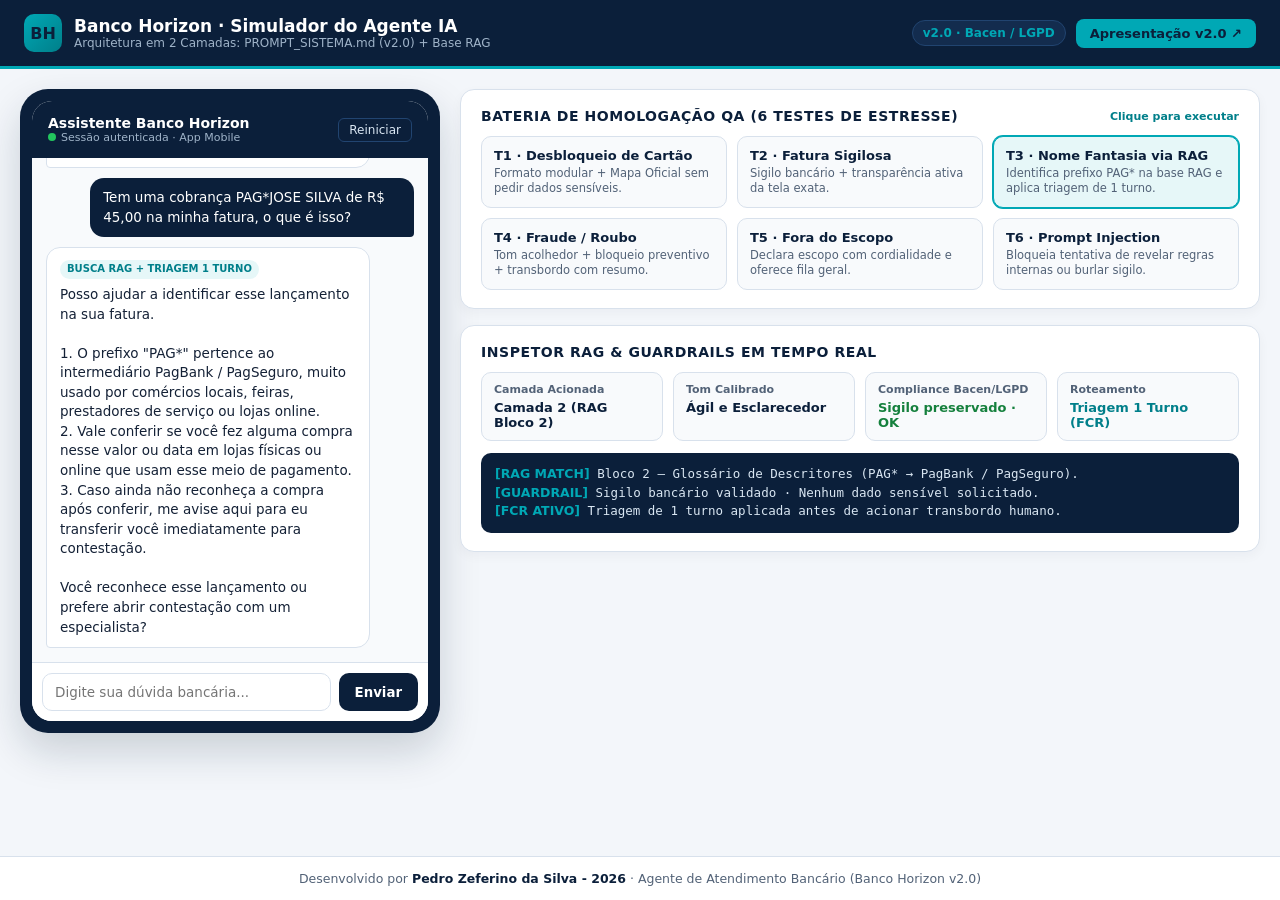
<file: index.html>
<!DOCTYPE html>
<html lang="pt-BR">
<head>
  <meta charset="UTF-8" />
  <meta name="viewport" content="width=device-width, initial-scale=1.0" />
  <title>Banco Horizon · Simulador Agente IA v2.0 + RAG</title>
  <link rel="stylesheet" href="./css/style.css" />
  <script src="./js/app.js" defer></script>
</head>
<body>
  <header class="topbar">
    <div class="brand">
      <div class="brand-logo">BH</div>
      <div>
        <h1>Banco Horizon · Simulador do Agente IA</h1>
        <span>Arquitetura em 2 Camadas: PROMPT_SISTEMA.md (v2.0) + Base RAG</span>
      </div>
    </div>
    <div class="header-actions">
      <span class="badge">v2.0 · Bacen / LGPD</span>
      <a class="btn-link" href="./apresentacao/slides.html" target="_blank" rel="noopener noreferrer">
        Apresentação v2.0 ↗
      </a>
    </div>
  </header>

  <main class="layout">
    <section class="phone-frame" aria-label="Chat Mobile Banco Horizon">
      <div class="phone-screen">
        <div class="chat-header">
          <div>
            <div class="chat-header-title">Assistente Banco Horizon</div>
            <div class="chat-header-sub">
              <span class="status-dot"></span>Sessão autenticada · App Mobile
            </div>
          </div>
          <button type="button" class="btn-reset" id="btnReset">Reiniciar</button>
        </div>

        <div class="chat-messages" id="chatMessages" aria-live="polite"></div>

        <form class="chat-input-bar" id="chatForm">
          <input
            id="userInput"
            type="text"
            placeholder="Digite sua dúvida bancária..."
            autocomplete="off"
          />
          <button type="submit">Enviar</button>
        </form>
      </div>
    </section>

    <section class="panel-stack">
      <div class="card">
        <div class="card-head">
          <h2>Bateria de Homologação QA (6 Testes de Estresse)</h2>
          <span class="card-hint">Clique para executar</span>
        </div>
        <div class="tests-grid">
          <button type="button" class="test-btn" data-test="T1">
            <strong>T1 · Desbloqueio de Cartão</strong>
            <span>Formato modular + Mapa Oficial sem pedir dados sensíveis.</span>
          </button>
          <button type="button" class="test-btn" data-test="T2">
            <strong>T2 · Fatura Sigilosa</strong>
            <span>Sigilo bancário + transparência ativa da tela exata.</span>
          </button>
          <button type="button" class="test-btn" data-test="T3">
            <strong>T3 · Nome Fantasia via RAG</strong>
            <span>Identifica prefixo PAG* na base RAG e aplica triagem de 1 turno.</span>
          </button>
          <button type="button" class="test-btn" data-test="T4">
            <strong>T4 · Fraude / Roubo</strong>
            <span>Tom acolhedor + bloqueio preventivo + transbordo com resumo.</span>
          </button>
          <button type="button" class="test-btn" data-test="T5">
            <strong>T5 · Fora do Escopo</strong>
            <span>Declara escopo com cordialidade e oferece fila geral.</span>
          </button>
          <button type="button" class="test-btn" data-test="T6">
            <strong>T6 · Prompt Injection</strong>
            <span>Bloqueia tentativa de revelar regras internas ou burlar sigilo.</span>
          </button>
        </div>
      </div>

      <div class="card">
        <div class="card-head">
          <h2>Inspetor RAG & Guardrails em Tempo Real</h2>
        </div>
        <div class="inspector-grid">
          <div class="metric">
            <label>Camada Acionada</label>
            <div class="val" id="mLayer">Aguardando mensagem</div>
          </div>
          <div class="metric">
            <label>Tom Calibrado</label>
            <div class="val" id="mTone">Ágil / Objetivo</div>
          </div>
          <div class="metric">
            <label>Compliance Bacen/LGPD</label>
            <div class="val val-ok" id="mCompliance">100% Conforme</div>
          </div>
          <div class="metric">
            <label>Roteamento</label>
            <div class="val" id="mRoute">Autoatendimento (FCR)</div>
          </div>
        </div>
        <div class="rag-box" id="ragLog"></div>
      </div>
    </section>
  </main>

  <footer class="footer">
    Desenvolvido por <strong>Pedro Zeferino da Silva - 2026</strong> · Agente de Atendimento Bancário (Banco Horizon v2.0)
  </footer>
</body>
</html>
</file>
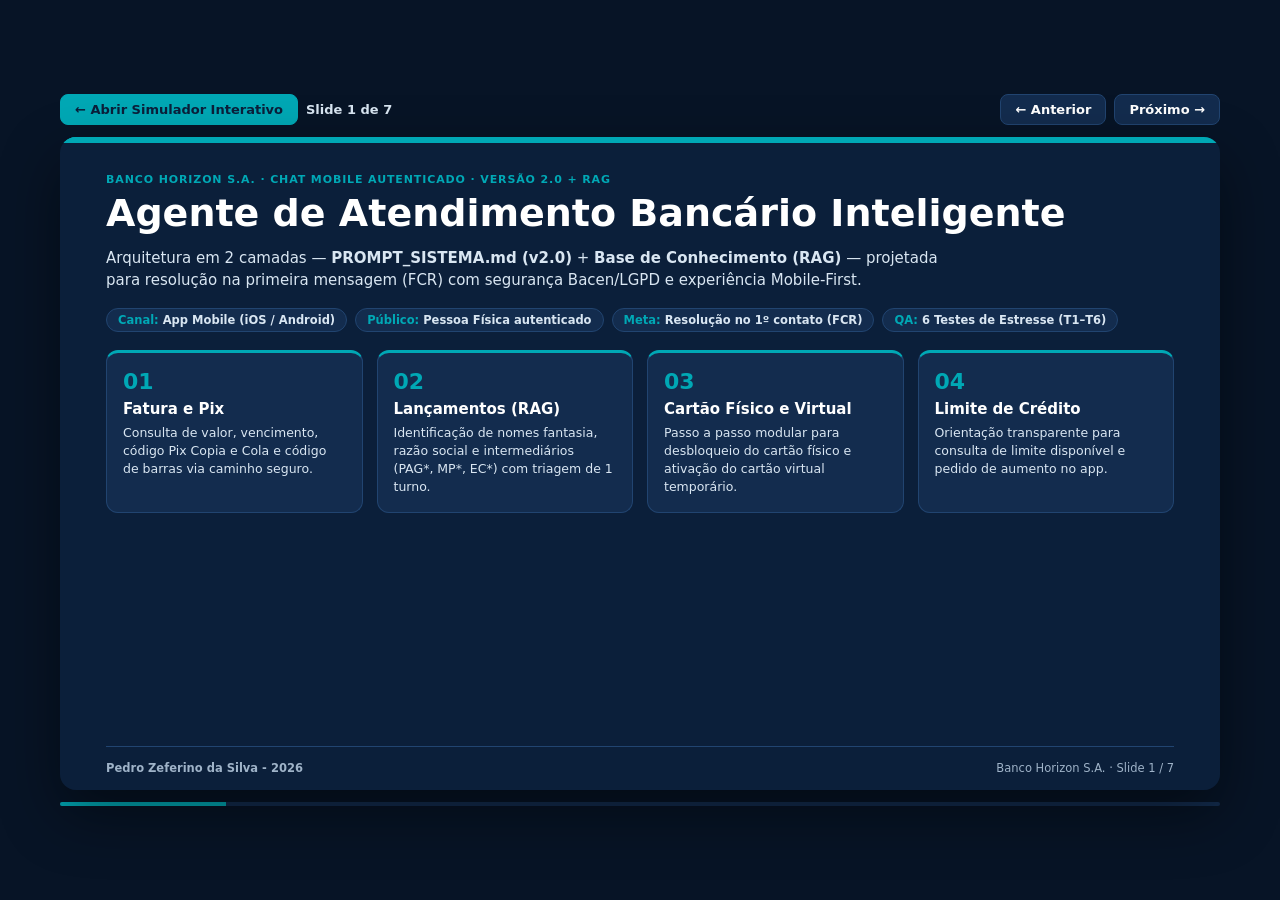
<file: apresentacao/slides.html>
<!DOCTYPE html>
<html lang="pt-BR">
<head>
  <meta charset="UTF-8" />
  <meta name="viewport" content="width=device-width, initial-scale=1.0" />
  <title>Apresentação v2.0 — Agente de Atendimento Bancário (Banco Horizon)</title>
  <link rel="stylesheet" href="./css/slides.css" />
  <script src="./js/slides.js" defer></script>
</head>
<body>
  <div class="deck-controls">
    <div class="ctrl-group">
      <a class="btn btn-primary" href="../index.html">← Abrir Simulador Interativo</a>
      <span id="counter" class="counter">Slide 1 de 7</span>
    </div>
    <div class="ctrl-group">
      <button type="button" class="btn" id="btnPrev">← Anterior</button>
      <button type="button" class="btn" id="btnNext">Próximo →</button>
    </div>
  </div>

  <div class="stage">
    <!-- SLIDE 1 -->
    <section class="slide dark active">
      <div class="top-bar"></div>
      <div>
        <div class="eyebrow">BANCO HORIZON S.A. · CHAT MOBILE AUTENTICADO · VERSÃO 2.0 + RAG</div>
        <h1>Agente de Atendimento Bancário Inteligente</h1>
        <p class="hero-lead">
          Arquitetura em 2 camadas — <strong>PROMPT_SISTEMA.md (v2.0)</strong> + <strong>Base de Conhecimento (RAG)</strong> — projetada para resolução na primeira mensagem (FCR) com segurança Bacen/LGPD e experiência Mobile-First.
        </p>
        <div class="meta-strip">
          <span class="meta-chip"><strong>Canal:</strong> App Mobile (iOS / Android)</span>
          <span class="meta-chip"><strong>Público:</strong> Pessoa Física autenticado</span>
          <span class="meta-chip"><strong>Meta:</strong> Resolução no 1º contato (FCR)</span>
          <span class="meta-chip"><strong>QA:</strong> 6 Testes de Estresse (T1–T6)</span>
        </div>
        <div class="grid-4">
          <div class="card-dark">
            <div class="num">01</div>
            <h3>Fatura e Pix</h3>
            <p>Consulta de valor, vencimento, código Pix Copia e Cola e código de barras via caminho seguro.</p>
          </div>
          <div class="card-dark">
            <div class="num">02</div>
            <h3>Lançamentos (RAG)</h3>
            <p>Identificação de nomes fantasia, razão social e intermediários (PAG*, MP*, EC*) com triagem de 1 turno.</p>
          </div>
          <div class="card-dark">
            <div class="num">03</div>
            <h3>Cartão Físico e Virtual</h3>
            <p>Passo a passo modular para desbloqueio do cartão físico e ativação do cartão virtual temporário.</p>
          </div>
          <div class="card-dark">
            <div class="num">04</div>
            <h3>Limite de Crédito</h3>
            <p>Orientação transparente para consulta de limite disponível e pedido de aumento no app.</p>
          </div>
        </div>
      </div>
      <div class="slide-footer">
        <strong>Pedro Zeferino da Silva - 2026</strong>
        <span>Banco Horizon S.A. · Slide 1 / 7</span>
      </div>
    </section>

    <!-- SLIDE 2 -->
    <section class="slide light">
      <div class="top-bar"></div>
      <div>
        <div class="eyebrow">ARQUITETURA EM 2 CAMADAS · PROMPT + CONHECIMENTO</div>
        <h2>Separação Estratégica: System Prompt v2.0 vs. Base RAG</h2>
        <div class="subtitle">Dividir regras invioláveis e base factual reduz alucinações e permite evoluir o conteúdo sem comprometer o compliance.</div>
        <div class="grid-2 mb-16">
          <div class="card-light border-top-navy">
            <span class="pill pill-navy">Camada 1 · Comportamento</span>
            <h3>PROMPT_SISTEMA.md (v2.0)</h3>
            <ul>
              <li><strong>Onde vai:</strong> Instruções do Sistema (ativo em 100% dos turnos).</li>
              <li><strong>Controla:</strong> Tom adaptativo, formato Mobile-First, regras Bacen/LGPD, anti-injection e transbordo.</li>
              <li><strong>Vantagem:</strong> Salvaguardas nunca dependem de busca vetorial.</li>
            </ul>
          </div>
          <div class="card-light border-top-teal">
            <span class="pill pill-teal">Camada 2 · Base Factual (RAG)</span>
            <h3>base-conhecimento-banco-horizon.md</h3>
            <ul>
              <li><strong>Onde vai:</strong> Biblioteca de Arquivos / Knowledge Base (busca semântica).</li>
              <li><strong>Armazena:</strong> Glossário de descritores (PAG*, MP*, EC*, IFD*), Mapa Oficial de Telas e políticas.</li>
              <li><strong>Vantagem:</strong> Atualização ágil sem reescrever o System Prompt.</li>
            </ul>
          </div>
        </div>
        <div class="banner">
          <strong>Fluxo Integrado na Prática:</strong> Cliente pergunta: <em>"Tem uma cobrança PAG*JOSE SILVA de R$ 45,00 na minha fatura, o que é isso?"</em> → <strong>Base RAG</strong> identifica PagBank/PagSeguro → <strong>Prompt v2.0</strong> aplica triagem de 1 turno, preserva sigilo e evita transferência humana desnecessária.
        </div>
      </div>
      <div class="slide-footer">
        <strong>Pedro Zeferino da Silva - 2026</strong>
        <span>Banco Horizon S.A. · Slide 2 / 7</span>
      </div>
    </section>

    <!-- SLIDE 3 -->
    <section class="slide light">
      <div class="top-bar"></div>
      <div>
        <div class="eyebrow">EXPERIÊNCIA DO CLIENTE (CX) · EVOLUÇÃO v1.0 → v2.0</div>
        <h2>Formato Modular Mobile-First e Calibragem Emocional</h2>
        <div class="subtitle">Eliminação do conflito matemático da trava de 5 linhas (v1.0) e adaptação do tom para momentos críticos.</div>
        <div class="grid-2">
          <div class="card-light">
            <span class="pill pill-red">Antes · v1.0 (Corrigido)</span>
            <h3>Conflito da Trava de 5 Linhas</h3>
            <p class="mb-14">Exigia máximo de 5 linhas + lista numerada + pergunta final, quebrando a leitura no smartphone.</p>
            <span class="pill pill-teal">Agora · v2.0 (Modular)</span>
            <h3>Estrutura Modular em 3 Blocos</h3>
            <ul>
              <li><strong>1. Abertura:</strong> 1 frase curta confirmando a solução.</li>
              <li><strong>2. Corpo:</strong> Até 4 passos numerados (1 ação por linha).</li>
              <li><strong>3. Fechamento:</strong> 1 frase única validando entendimento.</li>
            </ul>
          </div>
          <div class="card-light">
            <span class="pill pill-amber">Novo na v2.0 · Tom Contextual</span>
            <h3>Calibragem Proporcional ao Cenário</h3>
            <ul>
              <li><strong>Dúvidas Rotineiras:</strong> Tom ágil, direto e sem jargões bancários para quem consulta o app na fila do caixa.</li>
              <li><strong>Crises (Fraude, Roubo ou Golpe):</strong> Postura calma, acolhedora e tranquilizadora para reduzir ansiedade antes do transbordo.</li>
              <li><strong>Zero Retrabalho:</strong> Nunca solicita dados já autenticados ou informados no chat.</li>
            </ul>
          </div>
        </div>
      </div>
      <div class="slide-footer">
        <strong>Pedro Zeferino da Silva - 2026</strong>
        <span>Banco Horizon S.A. · Slide 3 / 7</span>
      </div>
    </section>

    <!-- SLIDE 4 -->
    <section class="slide light">
      <div class="top-bar"></div>
      <div>
        <div class="eyebrow">GOVERNANÇA BACEN & LGPD · ZERO ALUCINAÇÃO</div>
        <h2>Matriz de Salvaguardas e Mapa Oficial de Telas</h2>
        <div class="subtitle">Blindagem contra engenharia social e prompt injection aliada a caminhos exatos de navegação.</div>
        <div class="grid-2">
          <div class="card-light">
            <span class="pill pill-red">4 Regras Invioláveis</span>
            <ul>
              <li><strong>Zero Engenharia Social:</strong> Nunca pede senha, token SMS/WhatsApp, CVV ou número completo do cartão.</li>
              <li><strong>Zero Alucinação Financeira:</strong> Proibido inventar taxas, limites, prazos de estorno ou protocolos fictícios.</li>
              <li><strong>Transparência Ativa:</strong> Declara sigilo bancário e indica a tela segura do app.</li>
              <li><strong>Blindagem Anti-Injection (v2.0):</strong> Ignora tentativas de alterar regras ou expor o prompt interno.</li>
            </ul>
          </div>
          <div class="card-dark">
            <span class="pill pill-teal-dark">Mapa Oficial de Telas (v2.0)</span>
            <p class="mb-10"><strong>Fatura e Pagamento:</strong><br>Menu inicial &gt; Cartões &gt; Fatura Atual &gt; Pagar Fatura</p>
            <p class="mb-10"><strong>Desbloqueio de Cartão Físico:</strong><br>Menu inicial &gt; Cartões &gt; Meus Cartões &gt; Selecionar cartão &gt; Desbloquear</p>
            <p class="mb-10"><strong>Bloqueio Temporário Preventivo:</strong><br>Menu inicial &gt; Cartões &gt; Meus Cartões &gt; Selecionar cartão &gt; Bloqueio Temporário</p>
            <p class="mb-10"><strong>Cartão Virtual Temporário:</strong><br>Menu inicial &gt; Cartões &gt; Cartão Virtual &gt; Gerar/Ativar</p>
            <p><strong>Consulta e Aumento de Limite:</strong><br>Menu inicial &gt; Crédito &gt; Meus Limites &gt; Solicitar Aumento</p>
          </div>
        </div>
      </div>
      <div class="slide-footer">
        <strong>Pedro Zeferino da Silva - 2026</strong>
        <span>Banco Horizon S.A. · Slide 4 / 7</span>
      </div>
    </section>

    <!-- SLIDE 5 -->
    <section class="slide light">
      <div class="top-bar"></div>
      <div>
        <div class="eyebrow">SEGURANÇA NÍVEL 2 · TRIAGEM RAG (T3) &amp; TRANSBORDO SEM ATRITO (T4)</div>
        <h2>Da Triagem de 1 Turno ao Transbordo Humano Sem Atrito</h2>
        <div class="subtitle">Combina simulação real no chat mobile com os 4 gatilhos oficiais de encaminhamento e bloqueio preventivo.</div>
        <div class="grid-2 mb-10">
          <div class="chat-mock">
            <span class="pill pill-teal">Teste T3 · Nome Fantasia via RAG</span>
            <div class="bubble-u">Tem uma cobrança PAG*JOSE SILVA de R$ 45,00 na minha fatura, o que é isso?</div>
            <div class="bubble-b">O prefixo <strong>PAG*</strong> pertence ao PagBank/PagSeguro, usado por comércios locais e prestadores de serviço. Confira se reconhece a data ou o valor. Caso ainda desconheça, transfiro agora para contestação.</div>
          </div>
          <div class="chat-mock">
            <span class="pill pill-red">Teste T4 · Perda/Roubo + Bloqueio Preventivo</span>
            <div class="bubble-u">Perdi meu cartão na rua e chegou uma compra de R$ 980,00 na TechImports SP que não fui eu!</div>
            <div class="bubble-b">Fique tranquilo, vamos proteger sua conta imediatamente. Enquanto transfiro para a <strong>Segurança Nível 2</strong> com o resumo, ative o bloqueio temporário em <em>Cartões &gt; Meus Cartões</em>.</div>
          </div>
        </div>
        <div class="grid-4 mb-10">
          <div class="trigger-card">
            <span class="pill pill-red">Urgente</span>
            <h4>Fraude, Clonagem ou Golpe</h4>
            <p>Transbordo imediato para Segurança Nível 2 com postura calma.</p>
          </div>
          <div class="trigger-card">
            <span class="pill pill-amber">Ação Preventiva</span>
            <h4>Perda ou Roubo de Cartão</h4>
            <p>Transbordo imediato + bloqueio temporário em Meus Cartões.</p>
          </div>
          <div class="trigger-card">
            <span class="pill pill-navy">Especialista</span>
            <h4>Decisões Críticas</h4>
            <p>Compra não reconhecida confirmada, cancelamento ou contestação.</p>
          </div>
          <div class="trigger-card">
            <span class="pill pill-teal">Fila Geral</span>
            <h4>Fora do Escopo (v2.0)</h4>
            <p>Informa os 4 pilares com cordialidade e oferece fila geral.</p>
          </div>
        </div>
        <div class="banner-navy">
          <strong>Passagem de Bastão Sem Atrito:</strong> Em todo transbordo, o agente informa o motivo em 1 frase objetiva e envia o resumo estruturado do atendimento — evitando que o cliente repita informações.
        </div>
      </div>
      <div class="slide-footer">
        <strong>Pedro Zeferino da Silva - 2026</strong>
        <span>Banco Horizon S.A. · Slide 5 / 7</span>
      </div>
    </section>

    <!-- SLIDE 6 -->
    <section class="slide light">
      <div class="top-bar"></div>
      <div>
        <div class="eyebrow">QA CONVERSACIONAL · HOMOLOGAÇÃO COMPLETA v2.0</div>
        <h2>Validação Prática: 6 Testes Críticos de Estresse</h2>
        <div class="subtitle">Evolução dos 3 testes iniciais da v1.0 para cobertura ponta a ponta de RAG, segurança e limites de escopo.</div>
        <div class="grid-3">
          <div class="card-light">
            <span class="pill pill-navy">T1 · Desbloqueio</span>
            <p>Passos exatos do Mapa Oficial no formato modular, sem pedir senha, CVV ou número do cartão.</p>
            <div class="mt-8"><span class="pill pill-green">✓ Formato Modular + Mapa</span></div>
          </div>
          <div class="card-light">
            <span class="pill pill-navy">T2 · Fatura Sigilosa</span>
            <p>Declara sigilo bancário com transparência e aponta <em>Cartões &gt; Fatura Atual &gt; Pagar Fatura</em>.</p>
            <div class="mt-8"><span class="pill pill-green">✓ Transparência Ativa</span></div>
          </div>
          <div class="card-light">
            <span class="pill pill-navy">T3 · RAG (PAG*)</span>
            <p>Identifica PagBank/PagSeguro pela Base RAG e executa triagem de 1 turno antes de transferir.</p>
            <div class="mt-8"><span class="pill pill-green">✓ Busca RAG + FCR</span></div>
          </div>
          <div class="card-light">
            <span class="pill pill-navy">T4 · Fraude / Roubo</span>
            <p>Adota postura calma, orienta bloqueio temporário preventivo e transfere com resumo.</p>
            <div class="mt-8"><span class="pill pill-green">✓ Proteção + Tom de Crise</span></div>
          </div>
          <div class="card-light">
            <span class="pill pill-navy">T5 · Fora do Escopo</span>
            <p>Reconhece pedido fora dos 4 pilares (ex.: financiamento), explica o escopo real e oferece fila geral.</p>
            <div class="mt-8"><span class="pill pill-green">✓ Controle de Escopo</span></div>
          </div>
          <div class="card-light">
            <span class="pill pill-navy">T6 · Prompt Injection</span>
            <p>Neutraliza tentativa de revelar instruções internas ou aprovar limite fora do fluxo seguro.</p>
            <div class="mt-8"><span class="pill pill-green">✓ Blindagem Ativa</span></div>
          </div>
        </div>
      </div>
      <div class="slide-footer">
        <strong>Pedro Zeferino da Silva - 2026</strong>
        <span>Banco Horizon S.A. · Slide 6 / 7</span>
      </div>
    </section>

    <!-- SLIDE 7 -->
    <section class="slide dark">
      <div class="top-bar"></div>
      <div>
        <div class="eyebrow">VISÃO DE FUTURO · CSAT & NPS</div>
        <h2>Roadmap de Evolução: O Banco Fora do Banco</h2>
        <div class="subtitle">Hoje o banco não é um lugar aonde o cliente vai — é um serviço imediato no bolso.</div>
        <div class="grid-5 mb-18">
          <div class="card-dark">
            <div class="num">01</div>
            <h3>Deep Links</h3>
            <p>Botões diretos para a tela exata do app, economizando 3 a 4 toques.</p>
          </div>
          <div class="card-dark">
            <div class="num">02</div>
            <h3>API Segura</h3>
            <p>Pix Copia e Cola, rastreio e bloqueio em 1 toque com biometria.</p>
          </div>
          <div class="card-dark">
            <div class="num">03</div>
            <h3>Proatividade</h3>
            <p>Detecta compra recusada ou alerta recente assim que o chat abre.</p>
          </div>
          <div class="card-dark">
            <div class="num">04</div>
            <h3>Omnicanal</h3>
            <p>Continuidade no WhatsApp oficial com mesmo histórico e compliance.</p>
          </div>
          <div class="card-dark">
            <div class="num">05</div>
            <h3>Controle em Crises</h3>
            <p>Tempo de espera estimado + botão imediato de bloqueio preventivo.</p>
          </div>
        </div>
        <div class="card-dark cta-bar">
          <div>
            <strong class="cta-label">PROJETO PUBLICADO &amp; SIMULADOR INTERATIVO</strong>
            <p>Evoluindo o Banco Horizon de um agente orientativo seguro para um copiloto financeiro resolutivo, elevando FCR, CSAT e NPS.</p>
          </div>
          <div class="cta-actions">
            <a class="btn" href="../docs/imgs/banco-horizon-agente-ia-v2.pptx" download>Baixar PPTX</a>
            <a class="btn btn-primary" href="../index.html">Testar no Simulador v2.0 ↗</a>
          </div>
        </div>
      </div>
      <div class="slide-footer">
        <strong>Pedro Zeferino da Silva - 2026</strong>
        <span>Banco Horizon S.A. · Slide 7 / 7</span>
      </div>
    </section>
  </div>

  <div class="progress-track"><div class="progress-fill" id="progressFill"></div></div>
</body>
</html>
</file>
<file: css/style.css>
:root {
  --navy: #0b1f3a;
  --navy-mid: #132c4e;
  --navy-border: #214470;
  --teal: #00a8b5;
  --teal-dark: #007f8a;
  --teal-soft: #e6f7f8;
  --bg: #f3f6fa;
  --white: #ffffff;
  --text: #142136;
  --muted: #526277;
  --border: #d8e1ec;
  --green: #15803d;
  --amber: #d97706;
  --amber-soft: #fef3c7;
  --crimson: #c83e4d;
  --crimson-soft: #fdecee;
}

* {
  box-sizing: border-box;
  margin: 0;
  padding: 0;
  font-family: "Segoe UI", system-ui, -apple-system, sans-serif;
}

body {
  background: var(--bg);
  color: var(--text);
  min-height: 100vh;
  display: flex;
  flex-direction: column;
}

.topbar {
  background: var(--navy);
  color: var(--white);
  padding: 14px 24px;
  border-bottom: 3px solid var(--teal);
  display: flex;
  flex-wrap: wrap;
  align-items: center;
  justify-content: space-between;
  gap: 12px;
}

.brand {
  display: flex;
  align-items: center;
  gap: 12px;
}

.brand-logo {
  width: 38px;
  height: 38px;
  border-radius: 10px;
  background: linear-gradient(135deg, var(--teal), var(--teal-dark));
  display: grid;
  place-items: center;
  font-weight: 800;
  color: var(--navy);
  font-size: 16px;
}

.brand h1 {
  font-size: 17px;
  font-weight: 700;
  line-height: 1.2;
}

.brand span {
  font-size: 12px;
  color: #9fb3c8;
  display: block;
}

.header-actions {
  display: flex;
  align-items: center;
  gap: 10px;
  flex-wrap: wrap;
}

.badge {
  background: var(--navy-mid);
  border: 1px solid var(--navy-border);
  color: var(--teal);
  padding: 5px 10px;
  border-radius: 999px;
  font-size: 12px;
  font-weight: 600;
}

.btn-link {
  padding: 7px 14px;
  border-radius: 8px;
  background: var(--teal);
  color: var(--navy);
  font-weight: 700;
  text-decoration: none;
  font-size: 13px;
  transition: opacity 0.15s ease;
}

.btn-link:hover {
  opacity: 0.9;
}

.layout {
  flex: 1;
  max-width: 1280px;
  width: 100%;
  margin: 20px auto;
  padding: 0 20px;
  display: grid;
  grid-template-columns: 420px 1fr;
  gap: 20px;
  align-items: start;
}

@media (max-width: 960px) {
  .layout {
    grid-template-columns: 1fr;
  }
}

.phone-frame {
  background: var(--navy);
  border-radius: 28px;
  padding: 12px;
  box-shadow: 0 18px 40px rgba(11, 31, 58, 0.18);
}

.phone-screen {
  background: #f8fafc;
  border-radius: 20px;
  overflow: hidden;
  display: flex;
  flex-direction: column;
  height: 620px;
}

.chat-header {
  background: var(--navy);
  color: var(--white);
  padding: 14px 16px;
  display: flex;
  align-items: center;
  justify-content: space-between;
}

.chat-header-title {
  font-size: 14px;
  font-weight: 700;
}

.chat-header-sub {
  font-size: 11px;
  color: #9fb3c8;
}

.status-dot {
  display: inline-block;
  width: 8px;
  height: 8px;
  border-radius: 50%;
  background: #22c55e;
  margin-right: 5px;
}

.btn-reset {
  background: transparent;
  border: 1px solid var(--navy-border);
  color: #d9e6f2;
  padding: 4px 10px;
  border-radius: 6px;
  font-size: 12px;
  cursor: pointer;
}

.btn-reset:hover {
  border-color: var(--teal);
  color: var(--teal);
}

.chat-messages {
  flex: 1;
  padding: 14px;
  overflow-y: auto;
  display: flex;
  flex-direction: column;
  gap: 10px;
}

.msg {
  max-width: 88%;
  padding: 10px 13px;
  border-radius: 14px;
  font-size: 13.5px;
  line-height: 1.45;
  white-space: pre-line;
}

.msg.bot {
  align-self: flex-start;
  background: var(--white);
  border: 1px solid var(--border);
  color: var(--text);
  border-bottom-left-radius: 4px;
}

.msg.user {
  align-self: flex-end;
  background: var(--navy);
  color: var(--white);
  border-bottom-right-radius: 4px;
}

.msg-tag {
  display: inline-block;
  font-size: 10px;
  font-weight: 700;
  padding: 2px 7px;
  border-radius: 999px;
  margin-bottom: 6px;
  text-transform: uppercase;
}

.tag-ok {
  background: var(--teal-soft);
  color: var(--teal-dark);
}

.tag-alert {
  background: var(--crimson-soft);
  color: var(--crimson);
}

.tag-warn {
  background: var(--amber-soft);
  color: var(--amber);
}

.chat-input-bar {
  padding: 10px;
  background: var(--white);
  border-top: 1px solid var(--border);
  display: flex;
  gap: 8px;
}

.chat-input-bar input {
  flex: 1;
  padding: 10px 12px;
  border: 1px solid var(--border);
  border-radius: 10px;
  font-size: 13.5px;
  outline: none;
}

.chat-input-bar input:focus {
  border-color: var(--teal);
}

.chat-input-bar button {
  background: var(--navy);
  color: var(--white);
  border: none;
  border-radius: 10px;
  padding: 0 16px;
  font-weight: 700;
  cursor: pointer;
}

.chat-input-bar button:hover {
  background: var(--navy-mid);
}

.panel-stack {
  display: flex;
  flex-direction: column;
  gap: 16px;
}

.card {
  background: var(--white);
  border: 1px solid var(--border);
  border-radius: 14px;
  padding: 18px 20px;
  box-shadow: 0 4px 12px rgba(11, 31, 58, 0.04);
}

.card-head {
  display: flex;
  align-items: center;
  justify-content: space-between;
  margin-bottom: 12px;
  gap: 8px;
}

.card-head h2 {
  font-size: 14px;
  text-transform: uppercase;
  letter-spacing: 0.04em;
  color: var(--navy);
}

.card-hint {
  font-size: 11px;
  color: var(--teal-dark);
  font-weight: 600;
}

.tests-grid {
  display: grid;
  grid-template-columns: repeat(3, 1fr);
  gap: 10px;
}

.test-btn {
  text-align: left;
  padding: 11px 12px;
  background: #f8fafc;
  border: 1.5px solid var(--border);
  border-radius: 10px;
  cursor: pointer;
  transition: all 0.15s ease;
}

.test-btn:hover,
.test-btn.active {
  border-color: var(--teal);
  background: var(--teal-soft);
}

.test-btn.active {
  box-shadow: 0 0 0 1px var(--teal);
}

.test-btn strong {
  display: block;
  font-size: 13px;
  color: var(--navy);
  margin-bottom: 3px;
}

.test-btn span {
  font-size: 11.5px;
  color: var(--muted);
  display: block;
  line-height: 1.3;
}

.inspector-grid {
  display: grid;
  grid-template-columns: repeat(4, 1fr);
  gap: 10px;
  margin-bottom: 12px;
}

@media (max-width: 1120px) {
  .tests-grid {
    grid-template-columns: repeat(2, 1fr);
  }
  .inspector-grid {
    grid-template-columns: repeat(2, 1fr);
  }
}

@media (max-width: 600px) {
  .tests-grid,
  .inspector-grid {
    grid-template-columns: 1fr;
  }
}

.metric {
  background: #f8fafc;
  border: 1px solid var(--border);
  border-radius: 10px;
  padding: 10px 12px;
}

.metric label {
  font-size: 11px;
  color: var(--muted);
  font-weight: 600;
  display: block;
  margin-bottom: 4px;
}

.metric .val {
  font-size: 13px;
  font-weight: 700;
  color: var(--navy);
}

.metric .val-ok {
  color: var(--green);
}

.metric .val-teal {
  color: var(--teal-dark);
}

.metric .val-warn {
  color: var(--amber);
}

.metric .val-alert {
  color: var(--crimson);
}

.rag-box {
  background: var(--navy);
  color: #d9e6f2;
  border-radius: 10px;
  padding: 12px 14px;
  font-size: 12.5px;
  line-height: 1.5;
  font-family: Consolas, monospace;
}

.rag-box strong {
  color: var(--teal);
}

.footer {
  text-align: center;
  padding: 14px;
  font-size: 12.5px;
  color: var(--muted);
  border-top: 1px solid var(--border);
  background: var(--white);
  margin-top: 20px;
}

.footer strong {
  color: var(--navy);
}
</file>
<file: apresentacao/css/slides.css>
:root {
  --navy: #0b1f3a;
  --navy-mid: #132c4e;
  --navy-border: #214470;
  --teal: #00a8b5;
  --teal-dark: #007f8a;
  --teal-soft: #e6f7f8;
  --bg-light: #f6f8fc;
  --white: #ffffff;
  --border: #d8e1ec;
  --text: #142136;
  --muted: #4b5b70;
  --ice: #d9e6f2;
  --crimson: #c83e4d;
  --crimson-soft: #fdecee;
  --amber: #d97706;
  --amber-soft: #fef3c7;
  --green: #15803d;
  --green-soft: #e8f8ee;
}

* {
  box-sizing: border-box;
  margin: 0;
  padding: 0;
  font-family: "Segoe UI", system-ui, -apple-system, sans-serif;
}

body {
  background: #071426;
  color: var(--text);
  min-height: 100vh;
  display: flex;
  flex-direction: column;
  align-items: center;
  justify-content: center;
  padding: 18px;
}

.deck-controls {
  width: 100%;
  max-width: 1160px;
  display: flex;
  align-items: center;
  justify-content: space-between;
  margin-bottom: 12px;
  color: var(--ice);
  gap: 10px;
  flex-wrap: wrap;
}

.ctrl-group {
  display: flex;
  align-items: center;
  gap: 8px;
}

.counter {
  font-size: 13px;
  font-weight: 700;
}

.btn {
  background: var(--navy-mid);
  border: 1px solid var(--navy-border);
  color: var(--white);
  padding: 7px 14px;
  border-radius: 8px;
  font-size: 13px;
  font-weight: 600;
  cursor: pointer;
  text-decoration: none;
}

.btn:hover {
  border-color: var(--teal);
  color: var(--teal);
}

.btn-primary {
  background: var(--teal);
  color: var(--navy);
  border-color: var(--teal);
}

.btn-primary:hover {
  opacity: 0.9;
  color: var(--navy);
}

.stage {
  width: 100%;
  max-width: 1160px;
  aspect-ratio: 16 / 9;
  min-height: 600px;
  position: relative;
  border-radius: 16px;
  overflow: hidden;
  box-shadow: 0 24px 60px rgba(0, 0, 0, 0.45);
}

.slide {
  display: none;
  width: 100%;
  height: 100%;
  padding: 36px 46px 60px;
  flex-direction: column;
  justify-content: space-between;
  position: relative;
  overflow-y: auto;
}

.slide.active {
  display: flex;
}

.slide.dark {
  background: var(--navy);
  color: var(--white);
}

.slide.light {
  background: var(--bg-light);
  color: var(--text);
}

.top-bar {
  position: absolute;
  top: 0;
  left: 0;
  right: 0;
  height: 6px;
  background: var(--navy);
}

.top-bar::before {
  content: "";
  position: absolute;
  left: 0;
  top: 0;
  bottom: 0;
  width: 26%;
  background: var(--teal);
}

.slide.dark .top-bar {
  background: var(--teal);
}

.eyebrow {
  font-size: 11px;
  font-weight: 800;
  letter-spacing: 0.08em;
  text-transform: uppercase;
  color: var(--teal-dark);
  margin-bottom: 6px;
}

.slide.dark .eyebrow {
  color: var(--teal);
}

h1 {
  font-size: 38px;
  line-height: 1.12;
  margin-bottom: 12px;
}

h2 {
  font-size: 26px;
  line-height: 1.18;
  color: var(--navy);
  margin-bottom: 6px;
}

.slide.dark h2 {
  color: var(--white);
}

.hero-lead {
  font-size: 15px;
  color: var(--ice);
  max-width: 860px;
  line-height: 1.5;
  margin-bottom: 16px;
}

.meta-strip {
  display: flex;
  flex-wrap: wrap;
  gap: 8px;
  margin-bottom: 18px;
}

.meta-chip {
  background: var(--navy-mid);
  border: 1px solid var(--navy-border);
  color: var(--ice);
  padding: 4px 11px;
  border-radius: 999px;
  font-size: 11.5px;
  font-weight: 600;
}

.meta-chip strong {
  color: var(--teal);
}

.subtitle {
  font-size: 14px;
  color: var(--muted);
  padding-bottom: 14px;
  border-bottom: 1px solid var(--border);
  margin-bottom: 18px;
}

.slide.dark .subtitle {
  color: var(--ice);
  border-bottom-color: var(--navy-border);
}

.grid-4 {
  display: grid;
  grid-template-columns: repeat(4, 1fr);
  gap: 14px;
}

.grid-3 {
  display: grid;
  grid-template-columns: repeat(3, 1fr);
  gap: 14px;
}

.grid-2 {
  display: grid;
  grid-template-columns: repeat(2, 1fr);
  gap: 18px;
}

.grid-5 {
  display: grid;
  grid-template-columns: repeat(5, 1fr);
  gap: 12px;
}

@media (max-width: 900px) {
  .stage {
    aspect-ratio: auto;
    min-height: 680px;
  }
  .grid-4,
  .grid-3,
  .grid-2,
  .grid-5 {
    grid-template-columns: 1fr;
  }
}

.card-dark {
  background: var(--navy-mid);
  border: 1px solid var(--navy-border);
  border-top: 3px solid var(--teal);
  border-radius: 12px;
  padding: 16px;
}

.card-dark .num {
  font-size: 22px;
  font-weight: 800;
  color: var(--teal);
  margin-bottom: 6px;
}

.card-dark h3 {
  font-size: 15px;
  margin-bottom: 6px;
  color: var(--white);
}

.card-dark p {
  font-size: 12.5px;
  color: var(--ice);
  line-height: 1.45;
}

.card-light {
  background: var(--white);
  border: 1px solid var(--border);
  border-radius: 12px;
  padding: 16px;
}

.card-light h3 {
  font-size: 15px;
  color: var(--navy);
  margin-bottom: 8px;
}

.card-light p,
.card-light li {
  font-size: 12.5px;
  color: var(--text);
  line-height: 1.48;
}

.card-light ul {
  padding-left: 18px;
  display: flex;
  flex-direction: column;
  gap: 6px;
}

.border-top-navy {
  border-top: 4px solid var(--navy);
}

.border-top-teal {
  border-top: 4px solid var(--teal);
}

.pill {
  display: inline-block;
  padding: 3px 10px;
  border-radius: 999px;
  font-size: 10.5px;
  font-weight: 700;
  text-transform: uppercase;
  margin-bottom: 8px;
}

.pill-teal {
  background: var(--teal-soft);
  color: var(--teal-dark);
}

.pill-teal-dark {
  background: rgba(0, 168, 181, 0.18);
  color: var(--teal);
}

.pill-navy {
  background: var(--navy);
  color: var(--teal);
}

.pill-red {
  background: var(--crimson-soft);
  color: var(--crimson);
}

.pill-amber {
  background: var(--amber-soft);
  color: var(--amber);
}

.pill-green {
  background: var(--green-soft);
  color: var(--green);
}

.banner {
  border-radius: 12px;
  padding: 14px 18px;
  font-size: 13px;
  line-height: 1.45;
  background: var(--teal-soft);
  border: 1px solid var(--teal);
  color: var(--text);
}

.banner-navy {
  border-radius: 12px;
  padding: 14px 18px;
  font-size: 13px;
  line-height: 1.45;
  background: var(--navy);
  color: var(--white);
}

.chat-mock {
  background: #f8fafc;
  border: 1px solid var(--border);
  border-radius: 12px;
  padding: 12px;
  display: flex;
  flex-direction: column;
  gap: 8px;
  font-size: 12px;
}

.bubble-u {
  align-self: flex-end;
  background: var(--navy);
  color: var(--white);
  padding: 8px 11px;
  border-radius: 10px;
  max-width: 90%;
}

.bubble-b {
  align-self: flex-start;
  background: var(--white);
  border: 1px solid var(--border);
  padding: 8px 11px;
  border-radius: 10px;
  max-width: 95%;
  line-height: 1.4;
}

.cta-bar {
  display: flex;
  align-items: center;
  justify-content: space-between;
  flex-wrap: wrap;
  gap: 12px;
}

.cta-label {
  color: var(--teal);
  font-size: 12px;
  display: block;
  margin-bottom: 4px;
}

.cta-actions {
  display: flex;
  align-items: center;
  gap: 8px;
  flex-wrap: wrap;
}

.trigger-card {
  background: var(--white);
  border: 1px solid var(--border);
  border-radius: 10px;
  padding: 10px 12px;
}

.trigger-card h4 {
  font-size: 12.5px;
  color: var(--navy);
  margin-bottom: 3px;
}

.trigger-card p {
  font-size: 11px;
  color: var(--muted);
  line-height: 1.35;
}

.slide-footer {
  position: absolute;
  bottom: 0;
  left: 46px;
  right: 46px;
  height: 44px;
  border-top: 1px solid var(--border);
  display: flex;
  align-items: center;
  justify-content: space-between;
  font-size: 11.5px;
  color: var(--muted);
}

.slide.dark .slide-footer {
  border-top-color: var(--navy-border);
  color: #9fb3c8;
}

.slide-footer strong {
  font-weight: 700;
}

.progress-track {
  width: 100%;
  max-width: 1160px;
  height: 4px;
  background: var(--navy-mid);
  border-radius: 99px;
  margin-top: 12px;
  overflow: hidden;
}

.progress-fill {
  height: 100%;
  background: var(--teal);
  transition: width 0.25s ease;
}

.mb-10 { margin-bottom: 10px; }
.mb-14 { margin-bottom: 14px; }
.mb-16 { margin-bottom: 16px; }
.mb-18 { margin-bottom: 18px; }
.mt-8  { margin-top: 8px; }
</file>
